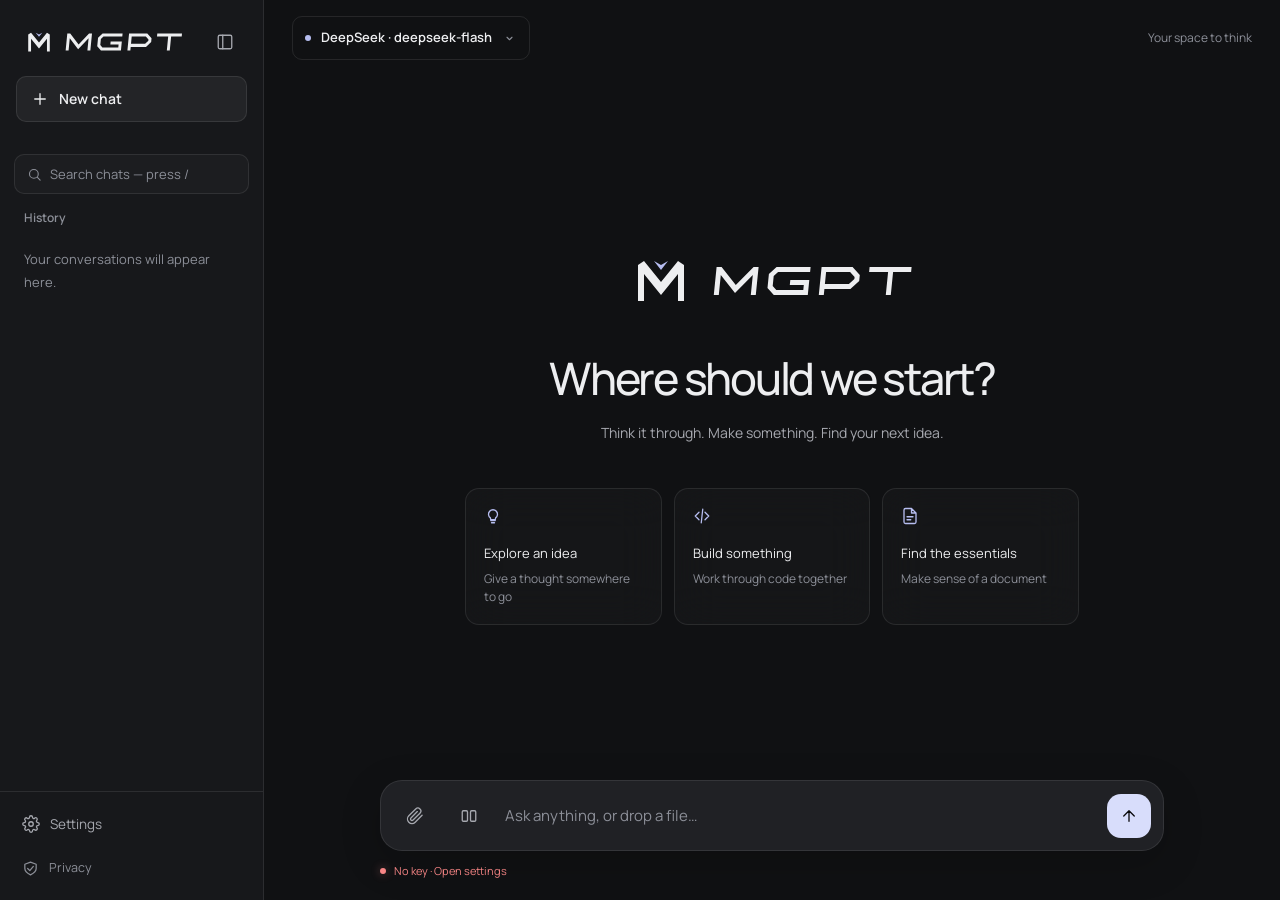
<file: index.html>
<!DOCTYPE html>
<html lang="en">
<head>
    <meta charset="UTF-8">
    <meta name="viewport" content="width=device-width, initial-scale=1.0">
    <title>MGPT</title>
    <link rel="preconnect" href="https://fonts.googleapis.com">
    <link rel="preconnect" href="https://fonts.gstatic.com" crossorigin>
    <meta name="theme-color" content="#101113">
    <link rel="icon" type="image/svg+xml" href="assets/mgpt-mark.svg">
    <link href="https://fonts.googleapis.com/css2?family=Manrope:wght@400;500;600;700;800&display=swap" rel="stylesheet">
    <link rel="stylesheet" href="styles.css">
</head>
<body>
    <div class="app">

        <!-- ============ Sidebar ============ -->
        <aside class="sidebar" id="sidebar">
            <div class="sidebar-head">
                <h1 class="wordmark">
                    <img class="brand-symbol" src="assets/mgpt-mark.svg" alt="" width="30" height="30">
                    <img class="brand-type" src="assets/mgpt-wordmark.svg" alt="MGPT" width="120" height="22">
                </h1>
                <button class="icon-btn" id="navHide" aria-label="Hide history" title="Hide history">
                    <svg viewBox="0 0 24 24" aria-hidden="true"><rect x="3" y="3" width="18" height="18" rx="2"/><path d="M9 3v18"/></svg>
                </button>
            </div>
            <button class="new-chat" id="newChatBtn">
                <svg viewBox="0 0 24 24" aria-hidden="true"><path d="M12 5v14M5 12h14"/></svg>
                New chat
            </button>

            <div class="sidebar-scroll">
                <div class="sidebar-search">
                    <svg viewBox="0 0 24 24" aria-hidden="true"><circle cx="11" cy="11" r="7"/><path d="m21 21-4.3-4.3"/></svg>
                    <input type="search" id="chatSearch" placeholder="Search chats — press /" aria-label="Search chats">
                </div>
                <p class="rail-label">History</p>
                <ul class="chat-list" id="chatList"></ul>
                <p class="empty-note" id="historyEmpty">Your conversations will appear here.</p>
            </div>

            <div class="sidebar-foot">
                <button class="ghost-btn" id="settingsBtn">
                    <svg viewBox="0 0 24 24" aria-hidden="true"><circle cx="12" cy="12" r="3"/><path d="M19.4 15a1.65 1.65 0 0 0 .33 1.82l.06.06a2 2 0 1 1-2.83 2.83l-.06-.06a1.65 1.65 0 0 0-1.82-.33 1.65 1.65 0 0 0-1 1.51V21a2 2 0 0 1-4 0v-.09A1.65 1.65 0 0 0 9 19.4a1.65 1.65 0 0 0-1.82.33l-.06.06a2 2 0 1 1-2.83-2.83l.06-.06a1.65 1.65 0 0 0 .33-1.82 1.65 1.65 0 0 0-1.51-1H3a2 2 0 0 1 0-4h.09A1.65 1.65 0 0 0 4.6 9a1.65 1.65 0 0 0-.33-1.82l-.06-.06a2 2 0 1 1 2.83-2.83l.06.06A1.65 1.65 0 0 0 9 4.6h.09A1.65 1.65 0 0 0 10 3.09V3a2 2 0 0 1 4 0v.09A1.65 1.65 0 0 0 15 4.6a1.65 1.65 0 0 0 1.82-.33l.06-.06a2 2 0 1 1 2.83 2.83l-.06.06A1.65 1.65 0 0 0 19.4 9v.09a1.65 1.65 0 0 0 1.51 1H21a2 2 0 0 1 0 4h-.09a1.65 1.65 0 0 0-1.51 1z"/></svg>
                    Settings
                </button>
                <a class="privacy-link" href="privacy.html" target="_blank" rel="noopener">
                    <svg viewBox="0 0 24 24" aria-hidden="true"><path d="m12 3 8 3v6c0 5-8 9-8 9s-8-4-8-9V6z"/><path d="m8 12 3 3 5-6"/></svg>
                    Privacy<span class="sr-only"> (opens in a new tab)</span>
                </a>
            </div>
        </aside>
        <div class="scrim" id="scrim" hidden></div>

        <!-- ============ Main ============ -->
        <main class="main">
            <button class="nav-show" id="navShow" aria-label="Show history" title="Show history">
                <svg viewBox="0 0 24 24" aria-hidden="true"><rect x="3" y="3" width="18" height="18" rx="2"/><path d="M9 3v18"/></svg>
            </button>

            <header class="topbar">
                <button class="icon-btn" id="menuBtn" aria-label="Open history" aria-expanded="false">
                    <svg viewBox="0 0 24 24" aria-hidden="true"><path d="M3 6h18M3 12h18M3 18h18"/></svg>
                </button>
                <button class="model-button" id="modelButton" aria-haspopup="dialog">
                    <span class="model-indicator" aria-hidden="true"></span>
                    <span id="activeModel">Choose a model</span>
                    <svg viewBox="0 0 24 24" aria-hidden="true"><path d="m8 10 4 4 4-4"/></svg>
                </button>
                <span class="topbar-note">Your space to think</span>
                <button class="icon-btn" id="newChatBtnMobile" aria-label="New chat">
                    <svg viewBox="0 0 24 24" aria-hidden="true"><path d="M12 5v14M5 12h14"/></svg>
                </button>
            </header>

            <!-- Welcome -->
            <section class="welcome" id="welcome">
                <div class="welcome-brand" aria-label="MGPT">
                    <img class="brand-symbol" src="assets/mgpt-mark.svg" alt="" width="64" height="64">
                    <img class="brand-type" src="assets/mgpt-wordmark.svg" alt="MGPT" width="204" height="36">
                </div>
                <h2 class="welcome-mark">Where should we start?</h2>
                <p class="welcome-line">Think it through. Make something. Find your next idea.</p>
                <ul class="starters" id="starters">
                    <li><button class="starter" data-prompt="Help me brainstorm ideas for "><svg viewBox="0 0 24 24" aria-hidden="true"><path d="M9 18h6M10 21h4M8.5 14.5a6 6 0 1 1 7 0L15 17H9z"/></svg><span>Explore an idea<small>Give a thought somewhere to go</small></span></button></li>
                    <li><button class="starter" data-prompt="Review this code for bugs and tell me what you'd change:"><svg viewBox="0 0 24 24" aria-hidden="true"><path d="m8 7-5 5 5 5m8-10 5 5-5 5m-3-14-2 18"/></svg><span>Build something<small>Work through code together</small></span></button></li>
                    <li><button class="starter" data-prompt="Summarize the key points of the file I'm attaching."><svg viewBox="0 0 24 24" aria-hidden="true"><path d="M14 2H6a2 2 0 0 0-2 2v16a2 2 0 0 0 2 2h12a2 2 0 0 0 2-2V8zM14 2v6h6M8 13h8M8 17h5"/></svg><span>Find the essentials<small>Make sense of a document</small></span></button></li>
                </ul>
            </section>

            <!-- Messages -->
            <div class="thread" id="thread" hidden>
                <div class="thread-inner" id="messages" aria-live="polite" aria-relevant="additions"></div>
            </div>

            <!-- Composer -->
            <div class="composer-wrap" id="composerWrap">
                <div class="composer" id="composer">
                    <ul class="chips" id="chips" hidden></ul>
                    <div class="compare-bar" id="compareBar" hidden>
                        <div class="compare-head">
                            <p class="compare-note">Compare replies side by side — each column can use a different model:</p>
                            <button class="compare-add" id="compareAdd" type="button">+ Column</button>
                        </div>
                        <div class="compare-cols" id="compareCols"></div>
                    </div>
                    <div class="composer-row">
                        <button class="icon-btn attach" id="attachBtn" aria-label="Attach a file" title="Attach a file">
                            <svg viewBox="0 0 24 24" aria-hidden="true"><path d="M21.44 11.05l-9.19 9.19a6 6 0 0 1-8.49-8.49l9.19-9.19a4 4 0 0 1 5.66 5.66l-9.2 9.19a2 2 0 0 1-2.83-2.83l8.49-8.48"/></svg>
                        </button>
                        <input type="file" id="fileInput" multiple hidden
                               accept=".txt,.md,.markdown,.json,.csv,.tsv,.log,.yml,.yaml,.xml,.html,.css,.js,.jsx,.ts,.tsx,.py,.rb,.go,.rs,.java,.c,.h,.cpp,.cs,.php,.sh,.sql,image/*">
                        <button class="icon-btn compare-btn" id="compareBtn" aria-pressed="false" aria-label="Compare models" title="Compare models side by side">
                            <svg viewBox="0 0 24 24" aria-hidden="true"><rect x="3" y="5" width="7" height="14" rx="1.5"/><rect x="14" y="5" width="7" height="14" rx="1.5"/></svg>
                        </button>
                        <label class="sr-only" for="input">Message</label>
                        <textarea id="input" class="input" rows="1" placeholder="Ask anything, or drop a file…"></textarea>
                        <button class="send" id="sendBtn" aria-label="Send message">
                            <svg class="i-send" viewBox="0 0 24 24" aria-hidden="true"><path d="M12 19V5M5 12l7-7 7 7"/></svg>
                            <svg class="i-stop" viewBox="0 0 24 24" aria-hidden="true"><rect x="7" y="7" width="10" height="10" rx="1.5"/></svg>
                        </button>
                    </div>
                </div>
                <p class="rail" id="rail"><span class="dot" id="railDot"></span><span id="railText">Ready</span></p>
            </div>
        </main>
    </div>

    <!-- ============ Settings ============ -->
    <div class="modal" id="settingsModal" hidden>
        <div class="sheet" role="dialog" aria-modal="true" aria-labelledby="settingsTitle">
            <header class="sheet-head">
                <h2 id="settingsTitle">Settings</h2>
                <button class="icon-btn" id="closeModal" aria-label="Close settings">
                    <svg viewBox="0 0 24 24" aria-hidden="true"><path d="M18 6L6 18M6 6l12 12"/></svg>
                </button>
            </header>

            <nav class="tabs" role="tablist">
                <button class="tab is-on" role="tab" aria-selected="true"  aria-controls="tab-conn" id="tabBtnConn">Connection</button>
                <button class="tab"       role="tab" aria-selected="false" aria-controls="tab-inst" id="tabBtnInst">Instructions</button>
            </nav>

            <div class="sheet-body">
                <!-- Connection -->
                <section id="tab-conn" role="tabpanel" aria-labelledby="tabBtnConn">
                    <div class="field">
                        <label id="profilesLabel">Profiles</label>
                        <ul class="profile-list" id="profileList" aria-labelledby="profilesLabel"></ul>
                        <div class="preset-row">
                            <button class="preset" id="addProfile">New profile</button>
                        </div>
                        <p class="hint">Each profile keeps its own endpoint, key and model. Click one to edit it; saving makes it the profile that answers your messages.</p>
                    </div>

                    <div class="field">
                        <label for="profileName">Profile name</label>
                        <input type="text" id="profileName" spellcheck="false" maxlength="40" placeholder="DeepSeek, OpenRouter, local…">
                        <p class="hint">Just a label — pick anything that reminds you what this connection is.</p>
                    </div>

                    <div class="field">
                        <label for="apiEndpoint">API endpoint</label>
                        <input type="text" id="apiEndpoint" spellcheck="false" placeholder="https://api.deepseek.com/v1/chat/completions">
                        <p class="hint">Any OpenAI-compatible endpoint. Presets:</p>
                        <div class="preset-row" id="presets">
                            <button class="preset" data-endpoint="https://api.deepseek.com/v1/chat/completions" data-model="deepseek-flash">DeepSeek</button>
                            <button class="preset" data-endpoint="https://api.openai.com/v1/chat/completions" data-model="">OpenAI</button>
                            <button class="preset" data-endpoint="https://openrouter.ai/api/v1/chat/completions" data-model="">OpenRouter</button>
                            <button class="preset" data-endpoint="http://localhost:11434/v1/chat/completions" data-model="">Ollama</button>
                            <button class="preset" data-endpoint="http://localhost:1234/v1/chat/completions" data-model="">LM Studio</button>
                            <button class="preset" data-endpoint="http://localhost:8080/v1/chat/completions" data-model="">llama.cpp</button>
                            <button class="preset" data-endpoint="http://localhost:8000/v1/chat/completions" data-model="">vLLM</button>
                        </div>
                        <p class="hint">A bare host works too — <code>localhost:8080</code> becomes the full path when you save.</p>
                    </div>

                    <div class="field">
                        <label for="apiKey">API key</label>
                        <div class="with-affix">
                            <input type="password" id="apiKey" autocomplete="off" spellcheck="false" placeholder="Paste your key">
                            <button class="affix" id="toggleApiKey" aria-label="Show API key">
                                <svg viewBox="0 0 24 24" aria-hidden="true"><path d="M1 12s4-8 11-8 11 8 11 8-4 8-11 8S1 12 1 12z"/><circle cx="12" cy="12" r="3"/></svg>
                            </button>
                        </div>
                        <p class="hint">Stored in this browser only, and sent only to this profile's endpoint. Local endpoints don't need one.</p>
                    </div>

                    <div class="field">
                        <label for="modelSelect">Model</label>
                        <!-- Beside the input, not over it: input[list] draws its own
                             dropdown chevron at the right edge, and an overlaid
                             button would cover it. -->
                        <div class="with-side">
                            <input type="text" id="modelSelect" list="modelList" spellcheck="false" placeholder="Choose a model or enter its ID" aria-describedby="modelHint">
                            <button class="side-btn" id="refreshModels" aria-label="Load models from endpoint" title="Load models from endpoint">
                                <svg viewBox="0 0 24 24" aria-hidden="true"><path d="M21 2v6h-6M3 22v-6h6"/><path d="M3.51 9a9 9 0 0 1 14.85-3.36L21 8M21 15a9 9 0 0 1-14.85 3.36L3 16"/></svg>
                            </button>
                        </div>
                        <datalist id="modelList"></datalist>
                        <p class="hint" id="modelHint">Type a model name, or load the list from your endpoint.</p>
                    </div>

                    <div class="model-browser" id="modelBrowser" hidden>
                        <div class="browser-controls">
                            <input type="search" id="modelSearch" placeholder="Search models…" aria-label="Search models">
                            <label class="check">
                                <input type="checkbox" id="freeOnly">
                                <span>Free only</span>
                            </label>
                        </div>
                        <p class="hint" id="keyInfo" hidden></p>
                        <ul class="model-rows" id="modelRows"></ul>
                        <p class="hint" id="browserHint"></p>
                    </div>
                </section>

                <!-- Instructions -->
                <section id="tab-inst" role="tabpanel" aria-labelledby="tabBtnInst" hidden>
                    <p class="hint tall">Markdown files that tell MGPT how to behave. Every enabled file is prepended to each conversation as a system prompt.</p>

                    <ul class="inst-list" id="instList"></ul>
                    <p class="empty-note" id="instEmpty">No instruction files yet.</p>

                    <div class="preset-row">
                        <button class="preset" id="addInstFile">Upload .md</button>
                        <button class="preset" id="addInstWrite">Write one</button>
                        <input type="file" id="instFileInput" accept=".md,.markdown,.txt" multiple hidden>
                    </div>

                    <div class="inst-editor" id="instEditor" hidden>
                        <div class="field">
                            <label for="instName">Name</label>
                            <input type="text" id="instName" placeholder="tone.md" spellcheck="false">
                        </div>
                        <div class="field">
                            <label for="instBody">Content</label>
                            <textarea id="instBody" rows="8" placeholder="You are a terse senior engineer. Skip preamble. Show code first."></textarea>
                        </div>
                        <div class="preset-row">
                            <button class="preset" id="instSave">Save file</button>
                            <button class="preset" id="instCancel">Cancel</button>
                        </div>
                    </div>
                </section>
            </div>

            <footer class="sheet-foot">
                <button class="btn ghost" id="cancelBtn">Cancel</button>
                <button class="btn primary" id="saveBtn">Save settings</button>
            </footer>
        </div>
    </div>

    <div class="toasts" id="toasts" aria-live="assertive"></div>

    <script src="script.js"></script>
</body>
</html>
</file>
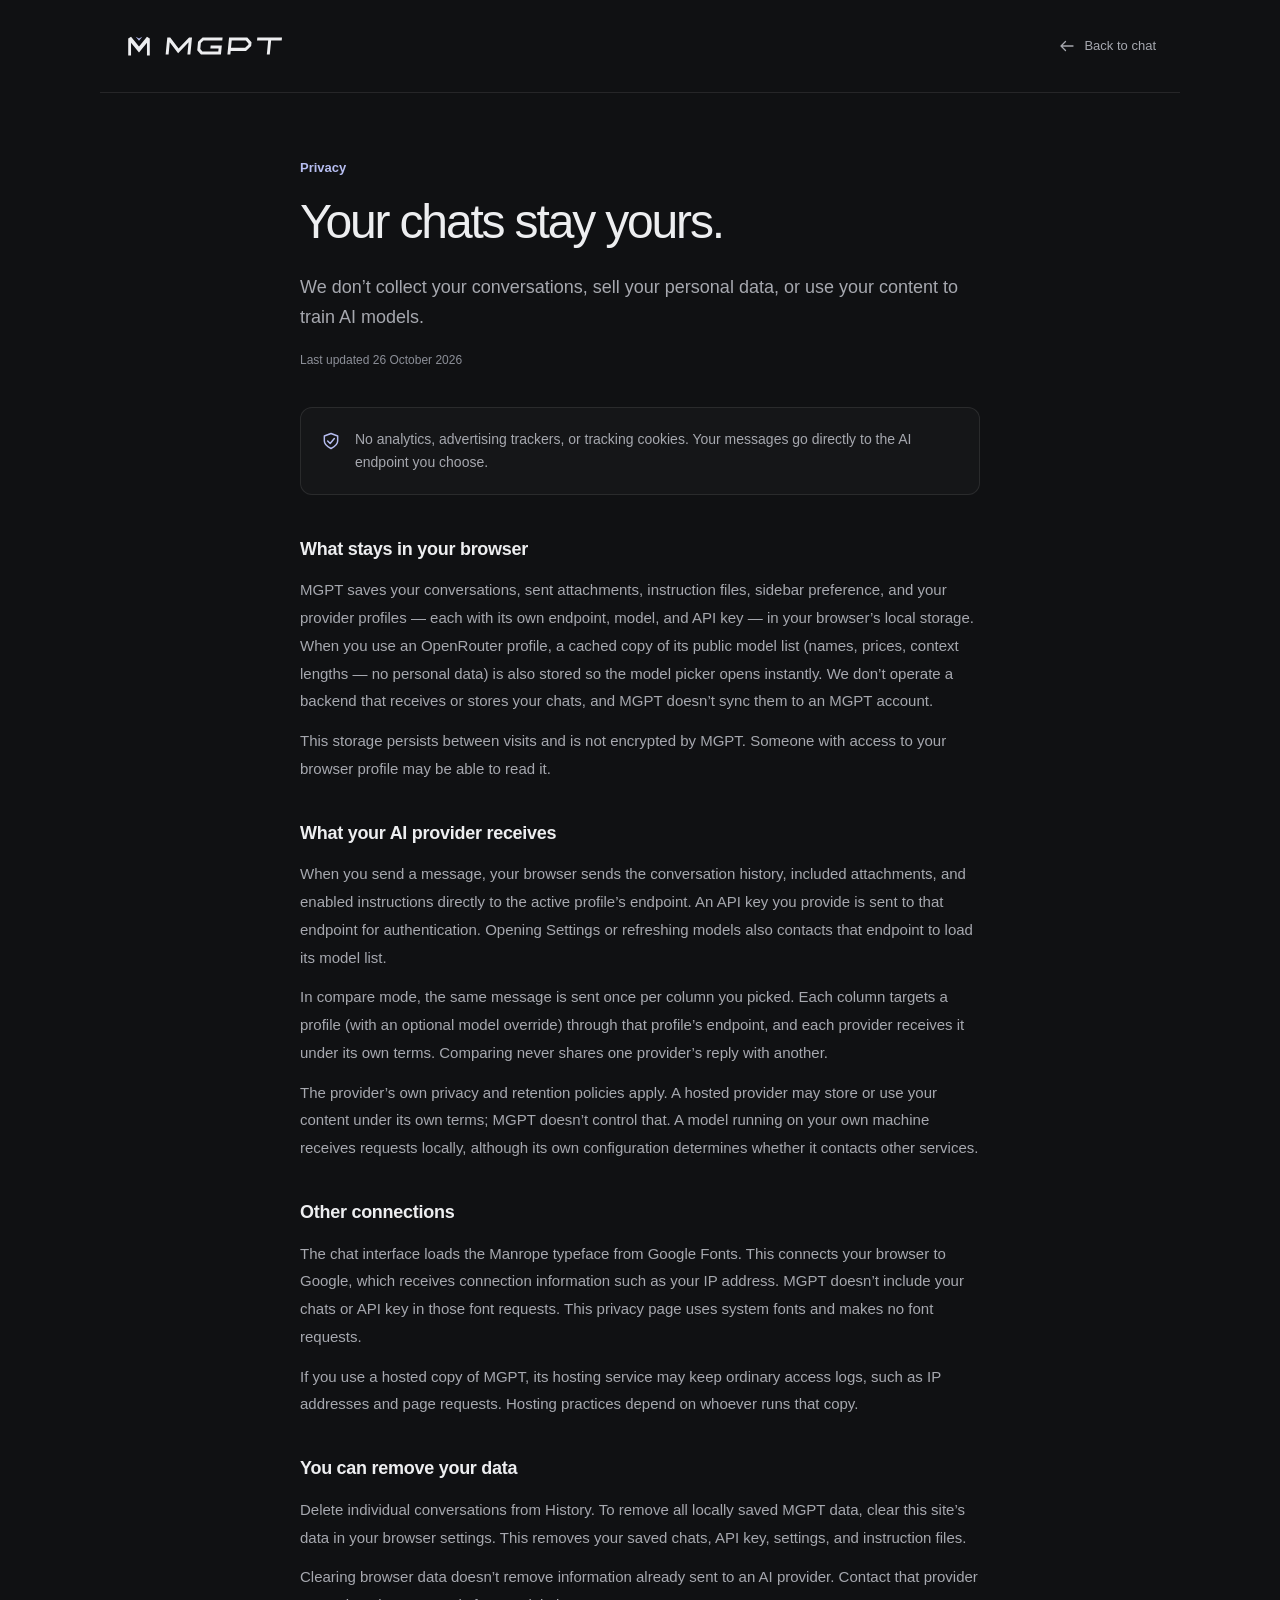
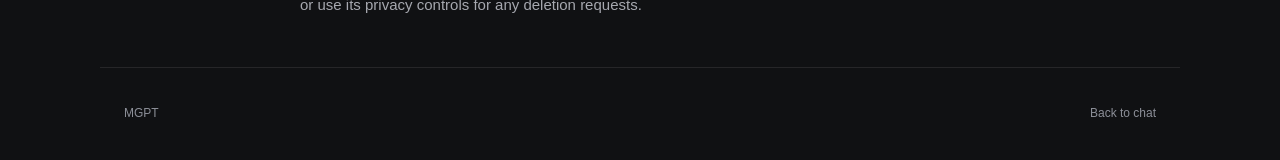
<file: privacy.html>
<!DOCTYPE html>
<html lang="en">
<head>
    <meta charset="UTF-8">
    <meta name="viewport" content="width=device-width, initial-scale=1.0">
    <meta name="theme-color" content="#101113">
    <meta name="description" content="How MGPT handles your chats, local browser storage, and connections to your chosen AI provider.">
    <title>Privacy · MGPT</title>
    <link rel="icon" type="image/svg+xml" href="assets/mgpt-mark.svg">
    <link rel="stylesheet" href="styles.css">
</head>
<body class="privacy-page">
    <header class="privacy-header">
        <a class="wordmark" href="index.html" aria-label="MGPT home">
            <img class="brand-symbol" src="assets/mgpt-mark.svg" alt="" width="30" height="30">
            <img class="brand-type" src="assets/mgpt-wordmark.svg" alt="MGPT" width="120" height="22">
        </a>
        <a class="privacy-back" href="index.html">
            <svg viewBox="0 0 24 24" aria-hidden="true"><path d="m10 6-6 6 6 6M4 12h16"/></svg>
            Back to chat
        </a>
    </header>

    <main class="privacy-content">
        <div class="privacy-intro">
            <p class="privacy-label">Privacy</p>
            <h1>Your chats stay yours.</h1>
            <p class="privacy-lead">We don’t collect your conversations, sell your personal data, or use your content to train AI models.</p>
            <p class="privacy-date">Last updated <time datetime="2026-10-26">26 October 2026</time></p>
        </div>

        <div class="privacy-summary">
            <svg viewBox="0 0 24 24" aria-hidden="true"><path d="m12 3 8 3v6c0 5-8 9-8 9s-8-4-8-9V6z"/><path d="m8 12 3 3 5-6"/></svg>
            <p>No analytics, advertising trackers, or tracking cookies. Your messages go directly to the AI endpoint you choose.</p>
        </div>

        <section aria-labelledby="device-heading">
            <h2 id="device-heading">What stays in your browser</h2>
            <p>MGPT saves your conversations, sent attachments, instruction files, sidebar preference, and your provider profiles — each with its own endpoint, model, and API key — in your browser’s local storage. When you use an OpenRouter profile, a cached copy of its public model list (names, prices, context lengths — no personal data) is also stored so the model picker opens instantly. We don’t operate a backend that receives or stores your chats, and MGPT doesn’t sync them to an MGPT account.</p>
            <p>This storage persists between visits and is not encrypted by MGPT. Someone with access to your browser profile may be able to read it.</p>
        </section>

        <section aria-labelledby="provider-heading">
            <h2 id="provider-heading">What your AI provider receives</h2>
            <p>When you send a message, your browser sends the conversation history, included attachments, and enabled instructions directly to the active profile’s endpoint. An API key you provide is sent to that endpoint for authentication. Opening Settings or refreshing models also contacts that endpoint to load its model list.</p>
            <p>In compare mode, the same message is sent once per column you picked. Each column targets a profile (with an optional model override) through that profile’s endpoint, and each provider receives it under its own terms. Comparing never shares one provider’s reply with another.</p>
            <p>The provider’s own privacy and retention policies apply. A hosted provider may store or use your content under its own terms; MGPT doesn’t control that. A model running on your own machine receives requests locally, although its own configuration determines whether it contacts other services.</p>
        </section>

        <section aria-labelledby="connections-heading">
            <h2 id="connections-heading">Other connections</h2>
            <p>The chat interface loads the Manrope typeface from Google Fonts. This connects your browser to Google, which receives connection information such as your IP address. MGPT doesn’t include your chats or API key in those font requests. This privacy page uses system fonts and makes no font requests.</p>
            <p>If you use a hosted copy of MGPT, its hosting service may keep ordinary access logs, such as IP addresses and page requests. Hosting practices depend on whoever runs that copy.</p>
        </section>

        <section aria-labelledby="delete-heading">
            <h2 id="delete-heading">You can remove your data</h2>
            <p>Delete individual conversations from History. To remove all locally saved MGPT data, clear this site’s data in your browser settings. This removes your saved chats, API key, settings, and instruction files.</p>
            <p>Clearing browser data doesn’t remove information already sent to an AI provider. Contact that provider or use its privacy controls for any deletion requests.</p>
        </section>
    </main>

    <footer class="privacy-footer">
        <span>MGPT</span>
        <a href="index.html">Back to chat</a>
    </footer>
</body>
</html>
</file>
<file: styles.css>
/* ==========================================================================
   MGPT — a quiet workspace, with clear surfaces and room for the conversation.
   ========================================================================== */

:root {
    color-scheme: dark;
    --void:        #101113;

    --glass:       rgba(255, 255, 255, .025);
    --glass-2:     rgba(255, 255, 255, .055);
    --glass-3:     rgba(255, 255, 255, .085);
    --edge:        rgba(255, 255, 255, .09);
    --edge-bright: rgba(255, 255, 255, .32);

    --ink:         #EDEEF0;
    --ink-dim:     #A6A8AF;
    --ink-faint:   #8C8F98;

    --halo-near:   transparent;
    --halo-mid:    transparent;
    --halo-far:    transparent;

    --blur:        blur(22px) saturate(115%);
    --blur-heavy:  blur(34px) saturate(120%);

    --danger: #FF8A8A;
    --ok:     #A8F0C0;

    --sans: 'Manrope', -apple-system, BlinkMacSystemFont, 'Segoe UI', Roboto, sans-serif;
    --mark: var(--sans);
    --mono: ui-monospace, 'SF Mono', 'Cascadia Mono', 'JetBrains Mono', Menlo, Consolas, monospace;

    --r-sm: 8px;
    --r-md: 12px;
    --r-lg: 18px;

    --col: 49rem;
    --composer-h: 132px;   /* kept in sync by a ResizeObserver in script.js */
    --ease: cubic-bezier(.2, .8, .2, 1);
}

*, *::before, *::after { margin: 0; padding: 0; box-sizing: border-box; }

/* Author rules outrank the UA's [hidden]{display:none}, so any class that sets
   display would keep a hidden element on screen. This restores the attribute. */
[hidden] { display: none !important; }

html { -webkit-text-size-adjust: 100%; }

body {
    font-family: var(--sans);
    font-size: 15px;
    line-height: 1.65;
    background: var(--void);
    color: var(--ink);
    height: 100dvh;
    overflow: hidden;
    -webkit-font-smoothing: antialiased;
}

svg {
    width: 18px; height: 18px;
    fill: none; stroke: currentColor;
    stroke-width: 1.75; stroke-linecap: round; stroke-linejoin: round;
    flex-shrink: 0;
}

button { font: inherit; color: inherit; background: none; border: none; cursor: pointer; }
input, textarea { font: inherit; color: inherit; }

:focus-visible {
    outline: 1px solid var(--edge-bright);
    outline-offset: 2px;
    box-shadow: 0 0 20px var(--halo-far);
    border-radius: 6px;
}

@media (forced-colors: active) {
    :focus-visible { outline: 2px solid CanvasText; box-shadow: none; }
}

.sr-only {
    position: absolute; width: 1px; height: 1px;
    padding: 0; margin: -1px; overflow: hidden;
    clip: rect(0 0 0 0); white-space: nowrap; border: 0;
}

/* Shared labels */
.rail-label, .msg-role, .rail, .wordmark, .topbar-mark, .welcome-mark, .code-lang {
    font-family: var(--mark);
    letter-spacing: 0;
}

/* ============================== Shell ============================== */

.app { position: relative; z-index: 1; display: flex; height: 100dvh; }

/* ============================== Sidebar ============================ */

.sidebar {
    width: 264px;
    flex-shrink: 0;
    display: flex;
    flex-direction: column;
    background: #17181B;
    -webkit-backdrop-filter: var(--blur);
    backdrop-filter: var(--blur);
    border-right: 1px solid var(--edge);
}

.sidebar-head {
    display: flex; align-items: center; justify-content: space-between;
    gap: 8px;
    padding: 20px 16px 12px 24px;
}

.wordmark {
    display: flex;
    align-items: center;
    gap: 10px;
    flex-shrink: 0;
}

.brand-symbol, .brand-type { display: block; flex-shrink: 0; }
.brand-type { object-fit: contain; }

.sidebar-scroll { flex: 1; overflow-y: auto; padding: 6px 10px 10px; }

.new-chat {
    display: flex; align-items: center; gap: 10px;
    min-height: 46px; margin: 0 16px 24px; padding: 0 14px;
    border: 1px solid var(--edge); border-radius: 10px;
    background: var(--glass-2); font-size: 14px; font-weight: 600;
    transition: background .15s var(--ease);
}
.new-chat:hover { background: var(--glass-3); }

.rail-label {
    font-size: 12px;
    font-weight: 600;
    color: var(--ink-faint);
    padding: 10px 14px 12px;
}

.chat-list { list-style: none; display: flex; flex-direction: column; gap: 2px; }

.chat-row {
    position: relative;
    display: flex; align-items: center; gap: 6px;
    border-radius: var(--r-sm);
    transition: background .15s var(--ease);
}
.chat-row:hover { background: var(--glass-2); }

.chat-row.is-on {
    background: var(--glass-3);
    box-shadow: inset 0 1px 0 var(--edge-bright);
}

.chat-open {
    flex: 1;
    min-width: 0;
    text-align: left;
    padding: 10px 4px 10px 10px;
    font-size: 13.5px;
    color: var(--ink-dim);
    white-space: nowrap; overflow: hidden; text-overflow: ellipsis;
    border-radius: var(--r-sm);
}
.chat-row.is-on .chat-open { color: var(--ink); }

.chat-del {
    display: grid; place-items: center;
    width: 30px; height: 30px;
    margin-right: 5px;
    border-radius: 6px;
    color: var(--ink-faint);
    opacity: 0;
    transition: opacity .15s var(--ease), color .15s var(--ease);
}
.chat-del svg { width: 15px; height: 15px; }
.chat-row:hover .chat-del,
.chat-del:focus-visible { opacity: 1; }
.chat-del:hover { color: var(--danger); background: var(--glass-2); }

.empty-note { font-size: 13px; color: var(--ink-faint); padding: 8px 14px; line-height: 1.8; }

.sidebar-foot { padding: 10px; border-top: 1px solid var(--edge); }

.ghost-btn {
    display: flex; align-items: center; gap: 10px;
    width: 100%;
    min-height: 44px;
    padding: 0 12px;
    border-radius: var(--r-sm);
    font-size: 13.5px;
    color: var(--ink-dim);
    transition: background .15s var(--ease), color .15s var(--ease);
}
.ghost-btn:hover { background: var(--glass-2); color: var(--ink); }

.privacy-link {
    display: flex; align-items: center; gap: 10px;
    min-height: 44px; padding: 0 12px;
    border-radius: var(--r-sm); color: var(--ink-faint);
    font-size: 12.5px; text-decoration: none;
}
.privacy-link:hover { color: var(--ink); background: var(--glass-2); }
.privacy-link svg { width: 17px; height: 17px; }

.icon-btn {
    display: grid; place-items: center;
    width: 44px; height: 44px;
    border-radius: var(--r-sm);
    color: var(--ink-dim);
    transition: background .15s var(--ease), color .15s var(--ease);
}
.icon-btn:hover { background: var(--glass-2); color: var(--ink); }

/* --- Collapsed sidebar (desktop) --- */

.sidebar { transition: width .22s var(--ease), opacity .18s var(--ease); }

.app.is-collapsed .sidebar {
    width: 0;
    opacity: 0;
    border-right: 0;
    overflow: hidden;
    pointer-events: none;
}

.nav-show {
    position: absolute;
    top: 12px; left: 12px;
    z-index: 6;
    display: none;
    place-items: center;
    width: 40px; height: 40px;
    border: 1px solid var(--edge);
    border-radius: var(--r-sm);
    background: var(--glass-2);
    color: var(--ink-dim);
    -webkit-backdrop-filter: var(--blur);
    backdrop-filter: var(--blur);
    transition: background .15s var(--ease), color .15s var(--ease), border-color .15s var(--ease);
}
.nav-show:hover { background: var(--glass-3); border-color: var(--edge-bright); color: var(--ink); }
.app.is-collapsed .nav-show { display: grid; }

.scrim {
    position: fixed; inset: 0;
    z-index: 40;
    background: rgba(4, 4, 6, .55);
    -webkit-backdrop-filter: blur(3px);
    backdrop-filter: blur(3px);
}

/* ============================== Main =============================== */

.main { position: relative; flex: 1; display: flex; flex-direction: column; min-width: 0; }

.topbar {
    display: flex;
    flex-shrink: 0;
    min-height: 76px;
    align-items: center; justify-content: space-between;
    gap: 12px;
    padding: 14px 28px;
}
.model-button {
    display: flex; align-items: center; gap: 10px;
    min-height: 44px; min-width: 0; max-width: 100%; padding: 0 12px;
    border: 1px solid var(--edge); border-radius: 10px;
    font-size: 13px; font-weight: 600;
    transition: background .15s var(--ease);
}
.model-button:hover { background: var(--glass-2); }
.model-button svg { width: 15px; height: 15px; color: var(--ink-faint); }
#activeModel { overflow: hidden; text-overflow: ellipsis; white-space: nowrap; }
.model-indicator { width: 6px; height: 6px; border-radius: 50%; background: #B6BDF0; flex-shrink: 0; }
.topbar-note { margin-left: auto; font-size: 12px; color: var(--ink-faint); }
.app.is-collapsed .topbar { padding-left: 72px; }

/* --- Welcome --- */

.welcome {
    flex: 1;
    display: flex; flex-direction: column;
    align-items: center; justify-content: center;
    gap: 16px;
    padding: 24px 24px calc(var(--composer-h) + 24px);
    text-align: center;
}

.welcome-mark {
    font-size: clamp(1.8rem, 4vw, 2.8rem);
    font-weight: 500;
    line-height: 1.2;
    letter-spacing: -.05em;
    color: var(--ink);
}

.welcome-brand {
    display: flex; align-items: center; justify-content: center;
    gap: 18px; margin-bottom: 22px;
}

.welcome-line { max-width: 34rem; color: var(--ink-dim); font-size: 14px; }

.starters { list-style: none; display: flex; align-items: stretch; gap: 12px; margin-top: 28px; max-width: 100%; }
.starters li { flex: 1; min-width: 0; }

.starter {
    display: flex; flex-direction: column; gap: 18px;
    width: 100%; height: 100%; min-height: 126px;
    padding: 18px;
    background: var(--glass);
    border: 1px solid var(--edge);
    border-radius: 14px;
    font-size: 13px;
    text-align: left;
    color: var(--ink);
    -webkit-backdrop-filter: var(--blur);
    backdrop-filter: var(--blur);
    transition: background .15s var(--ease), border-color .15s var(--ease), color .15s var(--ease);
}
.starter:hover { background: var(--glass-2); border-color: var(--edge-bright); color: var(--ink); }
.starter svg { color: #B6BDF0; }
.starter small { display: block; margin-top: 5px; color: var(--ink-faint); font-size: 12px; font-weight: 400; line-height: 1.5; }

/* --- Thread --- */

.thread { flex: 1; overflow-y: auto; scroll-behavior: smooth; }

.thread-inner {
    max-width: var(--col);
    margin: 0 auto;
    padding: 28px 20px calc(var(--composer-h) + 28px);
    display: flex; flex-direction: column; gap: 26px;
}

.msg { display: flex; flex-direction: column; gap: 7px; animation: rise .18s var(--ease); }

@keyframes rise {
    from { opacity: 0; transform: translateY(8px); }
    to   { opacity: 1; transform: none; }
}

.msg-role { font-size: 12px; font-weight: 700; color: var(--ink-faint); }
.msg.assistant .msg-role { color: var(--ink-dim); text-shadow: 0 0 14px var(--halo-far); }

.msg.user .msg-body {
    background: var(--glass);
    border: 1px solid var(--edge);
    border-radius: var(--r-md);
    padding: 13px 16px;
    -webkit-backdrop-filter: var(--blur);
    backdrop-filter: var(--blur);
}

.msg.error .msg-body { color: var(--danger); }

/* Streaming caret — the one moving light. Sits on the last block so it
   trails the final word rather than dropping to a line of its own. */
.msg-body.is-live > *:last-child::after,
.msg-body.is-live:empty::after {
    content: '';
    display: inline-block;
    width: .5em; height: 1.05em;
    margin-left: 2px;
    vertical-align: -.18em;
    background: #fff;
    box-shadow: 0 0 12px var(--halo-near), 0 0 26px var(--halo-far);
    animation: blink 1s steps(2, start) infinite;
}
@keyframes blink { to { opacity: 0; } }

.msg-actions { display: flex; gap: 2px; opacity: 0; transition: opacity .15s var(--ease); }
.msg:hover .msg-actions,
.msg-actions:focus-within { opacity: 1; }

.act {
    display: flex; align-items: center; gap: 6px;
    min-height: 30px;
    padding: 0 9px;
    border-radius: 6px;
    font-size: 12px;
    color: var(--ink-faint);
    transition: background .15s var(--ease), color .15s var(--ease);
}
.act svg { width: 14px; height: 14px; }
.act:hover { background: var(--glass-2); color: var(--ink); }

/* --- Rendered markdown --- */

.md > * + * { margin-top: .85em; }
.md h1, .md h2, .md h3 { font-weight: 600; line-height: 1.35; }
.md h1 { font-size: 1.4em; }
.md h2 { font-size: 1.22em; }
.md h3 { font-size: 1.08em; }
.md ul, .md ol { padding-left: 1.35em; }
.md li + li { margin-top: .3em; }
.md a { color: #fff; text-decoration: underline; text-underline-offset: 3px; text-decoration-color: var(--edge-bright); }
.md a:hover { text-decoration-color: #fff; }
.md hr { border: 0; border-top: 1px solid var(--edge); }
.md blockquote { border-left: 2px solid var(--edge-bright); padding-left: 14px; color: var(--ink-dim); }
.md code {
    font-family: var(--mono);
    font-size: .875em;
    background: var(--glass-2);
    border: 1px solid var(--edge);
    border-radius: 5px;
    padding: .12em .38em;
}

.code-block {
    background: var(--glass);
    border: 1px solid var(--edge);
    border-radius: var(--r-md);
    overflow: hidden;
    -webkit-backdrop-filter: var(--blur);
    backdrop-filter: var(--blur);
}
.code-head {
    display: flex; align-items: center; justify-content: space-between;
    padding: 6px 8px 6px 14px;
    border-bottom: 1px solid var(--edge);
}
.code-lang { font-size: 9.5px; font-weight: 600; color: var(--ink-faint); }
.code-block pre { margin: 0; padding: 14px; overflow-x: auto; }
.code-block pre code {
    background: none; border: 0; padding: 0;
    font-size: 13px; line-height: 1.6;
    white-space: pre;
}

/* --- Attachment chips --- */

.chips { list-style: none; display: flex; flex-wrap: wrap; gap: 6px; padding: 10px 12px 0; }

.chip {
    display: flex; align-items: center; gap: 7px;
    max-width: 220px;
    padding: 5px 6px 5px 10px;
    background: var(--glass-2);
    border: 1px solid var(--edge);
    border-radius: 999px;
    font-size: 12.5px;
    color: var(--ink-dim);
}
.chip span { white-space: nowrap; overflow: hidden; text-overflow: ellipsis; }
.chip button {
    display: grid; place-items: center;
    width: 20px; height: 20px;
    border-radius: 50%;
    color: var(--ink-faint);
}
.chip button svg { width: 13px; height: 13px; }
.chip button:hover { color: var(--danger); }

.msg-files { display: flex; flex-wrap: wrap; gap: 6px; }
.msg-file {
    font-size: 12px;
    color: var(--ink-faint);
    border: 1px solid var(--edge);
    border-radius: 999px;
    padding: 3px 10px;
}

/* --- Composer: overlaid so the thread frosts as it scrolls beneath --- */

.composer-wrap {
    position: absolute;
    left: 0; right: 0; bottom: 0;
    z-index: 5;
    padding: 18px 24px max(18px, env(safe-area-inset-bottom));
    pointer-events: none;
}
.composer-wrap > * { pointer-events: auto; }

.composer {
    max-width: var(--col);
    margin: 0 auto;
    background: #202125;
    border: 1px solid var(--edge);
    border-radius: 22px;
    -webkit-backdrop-filter: var(--blur-heavy);
    backdrop-filter: var(--blur-heavy);
    box-shadow: 0 12px 40px rgba(0, 0, 0, .18);
    transition: border-color .15s var(--ease), box-shadow .15s var(--ease);
}
.composer:focus-within {
    border-color: var(--edge-bright);
    box-shadow: 0 18px 50px rgba(0, 0, 0, .45), 0 0 30px var(--halo-far);
}

.composer-row { display: flex; align-items: flex-end; gap: 10px; padding: 12px; }

.input {
    flex: 1;
    min-width: 0;
    background: none; border: 0; outline: none;
    resize: none;
    padding: 11px 4px;
    max-height: 220px;
    line-height: 1.55;
}
.input::placeholder { color: var(--ink-faint); }

.attach { width: 44px; height: 44px; }

.send {
    display: grid; place-items: center;
    width: 44px; height: 44px;
    flex-shrink: 0;
    border-radius: 14px;
    background: #D8DDFB;
    color: #08080A;
    box-shadow: 0 0 22px var(--halo-mid);
    transition: box-shadow .15s var(--ease), transform .12s var(--ease), opacity .15s var(--ease);
}
.send:hover:not(:disabled) { transform: translateY(-1px); box-shadow: 0 0 30px var(--halo-near); }
.send:disabled { opacity: .3; cursor: not-allowed; box-shadow: none; }
.send .i-stop { display: none; }
.send .i-stop rect { fill: currentColor; }
.send.is-busy { background: var(--glass-3); color: var(--ink); box-shadow: none; }
.send.is-busy .i-send { display: none; }
.send.is-busy .i-stop { display: block; }

/* --- The status rail --- */

.rail {
    max-width: var(--col);
    margin: 9px auto 0;
    display: flex; align-items: center; gap: 8px;
    height: 22px;
    font-size: 11px;
    font-weight: 400;
    color: var(--ink-faint);
}

.dot {
    width: 6px; height: 6px;
    border-radius: 50%;
    background: var(--ink-faint);
    flex-shrink: 0;
    transition: background .2s var(--ease), box-shadow .2s var(--ease);
}
.rail.is-live      { color: var(--ink); }
.rail.is-live .dot { background: #fff; box-shadow: 0 0 10px var(--halo-near); animation: pulse 1.1s var(--ease) infinite; }
.rail.is-bad       { color: var(--danger); }
.rail.is-bad  .dot { background: var(--danger); box-shadow: 0 0 10px rgba(255, 138, 138, .45); }

@keyframes pulse { 50% { opacity: .25; } }

/* ============================== Settings =========================== */

.modal {
    position: fixed; inset: 0;
    z-index: 60;
    display: grid; place-items: center;
    padding: 16px;
    background: rgba(4, 4, 6, .58);
    -webkit-backdrop-filter: blur(8px);
    backdrop-filter: blur(8px);
    animation: fade .15s var(--ease);
}
@keyframes fade { from { opacity: 0; } to { opacity: 1; } }

.sheet {
    width: 100%; max-width: 560px;
    max-height: min(88dvh, 760px);
    display: flex; flex-direction: column;
    background: #1C1D21;
    border: 1px solid var(--edge-bright);
    border-radius: var(--r-lg);
    -webkit-backdrop-filter: var(--blur-heavy);
    backdrop-filter: var(--blur-heavy);
    box-shadow: 0 30px 80px rgba(0, 0, 0, .6), inset 0 1px 0 var(--edge-bright);
    animation: lift .2s var(--ease);
}
@keyframes lift { from { opacity: 0; transform: translateY(12px); } to { opacity: 1; transform: none; } }

.sheet-head {
    display: flex; align-items: center; justify-content: space-between;
    padding: 16px 12px 16px 22px;
    border-bottom: 1px solid var(--edge);
}
.sheet-head h2 { font-size: 16px; font-weight: 600; }

.tabs { display: flex; gap: 2px; padding: 10px 14px 0; border-bottom: 1px solid var(--edge); }

.tab {
    min-height: 40px;
    padding: 0 14px;
    font-size: 13.5px;
    color: var(--ink-faint);
    border-bottom: 2px solid transparent;
    transition: color .15s var(--ease), border-color .15s var(--ease);
}
.tab:hover { color: var(--ink-dim); }
.tab.is-on { color: var(--ink); border-bottom-color: #fff; text-shadow: 0 0 16px var(--halo-far); }

.sheet-body { flex: 1; overflow-y: auto; padding: 22px; }

.field + .field { margin-top: 22px; }
.field label { display: block; font-size: 13px; font-weight: 500; margin-bottom: 7px; }

.field input[type="text"],
.field input[type="password"],
.field textarea {
    width: 100%;
    min-height: 44px;
    padding: 11px 13px;
    background: rgba(0, 0, 0, .28);
    border: 1px solid var(--edge);
    border-radius: var(--r-sm);
    outline: none;
    font-size: 14px;
    transition: border-color .15s var(--ease), box-shadow .15s var(--ease);
}
.field textarea { resize: vertical; line-height: 1.55; font-family: var(--mono); font-size: 13px; }
.field input:focus, .field textarea:focus {
    border-color: var(--edge-bright);
    box-shadow: 0 0 22px var(--halo-far);
}

.with-affix { position: relative; }
.with-affix input { padding-right: 48px; }

/* For input[list] the button must sit beside the field — an overlaid one
   covers the browser's own dropdown chevron and makes the list unreachable. */
.with-side { display: flex; gap: 8px; align-items: stretch; }
.with-side input { flex: 1; min-width: 0; }

.side-btn {
    display: grid; place-items: center;
    width: 44px;
    flex-shrink: 0;
    background: var(--glass);
    border: 1px solid var(--edge);
    border-radius: var(--r-sm);
    color: var(--ink-dim);
    transition: background .15s var(--ease), border-color .15s var(--ease), color .15s var(--ease);
}
.side-btn:hover { background: var(--glass-2); border-color: var(--edge-bright); color: var(--ink); }
.side-btn.is-spinning svg { animation: spin .7s linear infinite; }

.affix {
    position: absolute; right: 4px; top: 50%;
    transform: translateY(-50%);
    display: grid; place-items: center;
    width: 38px; height: 38px;
    border-radius: 6px;
    color: var(--ink-faint);
    transition: background .15s var(--ease), color .15s var(--ease);
}
.affix:hover { background: var(--glass-2); color: var(--ink); }
@keyframes spin { to { transform: rotate(360deg); } }

.hint { margin-top: 8px; font-size: 12.5px; line-height: 1.55; color: var(--ink-faint); }
.hint code {
    font-family: var(--mono);
    font-size: .92em;
    color: var(--ink-dim);
    background: var(--glass-2);
    border: 1px solid var(--edge);
    border-radius: 4px;
    padding: .1em .35em;
}
.hint.tall { margin: 0 0 18px; }
.hint.is-bad { color: var(--danger); }

.preset-row { display: flex; flex-wrap: wrap; gap: 6px; margin-top: 10px; }

.preset {
    min-height: 44px;
    padding: 0 13px;
    background: var(--glass);
    border: 1px solid var(--edge);
    border-radius: 999px;
    font-size: 12.5px;
    color: var(--ink-dim);
    transition: background .15s var(--ease), border-color .15s var(--ease), color .15s var(--ease);
}
.preset:hover { background: var(--glass-2); border-color: var(--edge-bright); color: var(--ink); }

/* Instruction files */

.inst-list { list-style: none; display: flex; flex-direction: column; gap: 8px; }

.inst-row {
    display: flex; align-items: center; gap: 12px;
    padding: 11px 12px;
    background: rgba(0, 0, 0, .22);
    border: 1px solid var(--edge);
    border-radius: var(--r-sm);
}
.inst-row.is-off { opacity: .5; }

.inst-meta { flex: 1; min-width: 0; }
.inst-name { font-size: 13.5px; font-weight: 500; white-space: nowrap; overflow: hidden; text-overflow: ellipsis; }
.inst-size { font-size: 11.5px; color: var(--ink-faint); }

.switch { position: relative; width: 38px; height: 22px; flex-shrink: 0; }
.switch input { position: absolute; opacity: 0; width: 100%; height: 100%; margin: 0; cursor: pointer; }
.switch span {
    position: absolute; inset: 0;
    background: var(--glass-3);
    border: 1px solid var(--edge);
    border-radius: 999px;
    transition: background .18s var(--ease), border-color .18s var(--ease);
    pointer-events: none;
}
.switch span::after {
    content: '';
    position: absolute; top: 2px; left: 2px;
    width: 16px; height: 16px;
    background: var(--ink-faint);
    border-radius: 50%;
    transition: transform .18s var(--ease), background .18s var(--ease), box-shadow .18s var(--ease);
}
.switch input:checked + span { background: rgba(255, 255, 255, .2); border-color: var(--edge-bright); }
.switch input:checked + span::after {
    transform: translateX(16px);
    background: #fff;
    box-shadow: 0 0 12px var(--halo-near);
}
.switch input:focus-visible + span { outline: 1px solid var(--edge-bright); outline-offset: 2px; }

.inst-del {
    display: grid; place-items: center;
    width: 32px; height: 32px;
    border-radius: 6px;
    color: var(--ink-faint);
    flex-shrink: 0;
}
.inst-del svg { width: 15px; height: 15px; }
.inst-del:hover { color: var(--danger); background: var(--glass-2); }

.inst-editor { margin-top: 18px; padding-top: 18px; border-top: 1px solid var(--edge); }

.sheet-foot {
    display: flex; justify-content: flex-end; gap: 8px;
    padding: 14px 22px;
    border-top: 1px solid var(--edge);
}

.btn {
    min-height: 44px;
    padding: 0 18px;
    border-radius: var(--r-sm);
    font-size: 14px; font-weight: 500;
    transition: background .15s var(--ease), border-color .15s var(--ease), box-shadow .15s var(--ease);
}
.btn.primary { background: #fff; color: #08080A; box-shadow: 0 0 22px var(--halo-mid); }
.btn.primary:hover { box-shadow: 0 0 30px var(--halo-near); }
.btn.ghost { background: var(--glass); border: 1px solid var(--edge); color: var(--ink-dim); }
.btn.ghost:hover { border-color: var(--edge-bright); color: var(--ink); }

/* ============================== Toasts ============================= */

.toasts {
    position: fixed; top: 16px; right: 16px;
    z-index: 80;
    display: flex; flex-direction: column; gap: 8px;
    pointer-events: none;
}

.toast {
    max-width: 320px;
    padding: 11px 15px;
    background: var(--glass-2);
    border: 1px solid var(--edge);
    border-left: 2px solid var(--edge-bright);
    border-radius: var(--r-sm);
    font-size: 13.5px;
    -webkit-backdrop-filter: var(--blur-heavy);
    backdrop-filter: var(--blur-heavy);
    box-shadow: 0 14px 40px rgba(0, 0, 0, .55);
    animation: slide-in .22s var(--ease);
}
.toast.is-bad { border-left-color: var(--danger); }
.toast.is-ok  { border-left-color: var(--ok); }
.toast.is-out { animation: slide-out .22s var(--ease) forwards; }

@keyframes slide-in  { from { opacity: 0; transform: translateX(24px); } to { opacity: 1; transform: none; } }
@keyframes slide-out { to { opacity: 0; transform: translateX(24px); } }

/* ============================== Scrollbars ========================= */

.sidebar-scroll, .thread, .sheet-body, .code-block pre {
    scrollbar-width: thin;
    scrollbar-color: var(--edge-bright) transparent;
}
::-webkit-scrollbar { width: 8px; height: 8px; }
::-webkit-scrollbar-track { background: transparent; }
::-webkit-scrollbar-thumb { background: var(--edge); border-radius: 999px; }
::-webkit-scrollbar-thumb:hover { background: var(--edge-bright); }

/* ============================== Responsive ========================= */

/* The privacy page shares the app's identity but scrolls as a document. */
.privacy-page { height: auto; min-height: 100dvh; overflow: auto; }
.privacy-header, .privacy-footer {
    display: flex; align-items: center; justify-content: space-between; gap: 16px;
    max-width: 1080px; margin: 0 auto; padding: 24px;
}
.privacy-header { border-bottom: 1px solid var(--edge); }
.privacy-back {
    display: inline-flex; align-items: center; gap: 8px;
    min-height: 44px; color: var(--ink-dim); font-size: 13px; text-decoration: none;
}
.privacy-back:hover, .privacy-footer a:hover { color: var(--ink); }
.privacy-content { max-width: 728px; margin: 0 auto; padding: 64px 24px 48px; }
.privacy-label { color: #B6BDF0; font-size: 13px; font-weight: 600; margin-bottom: 16px; }
.privacy-intro h1 {
    font-size: clamp(2rem, 5vw, 3rem); font-weight: 500;
    line-height: 1.15; letter-spacing: -.045em;
}
.privacy-lead { margin-top: 22px; color: var(--ink-dim); font-size: 18px; line-height: 1.7; }
.privacy-date { margin-top: 18px; color: var(--ink-faint); font-size: 12px; }
.privacy-summary {
    display: flex; align-items: flex-start; gap: 14px;
    margin: 36px 0 40px; padding: 20px;
    border: 1px solid var(--edge); border-radius: var(--r-md);
    background: var(--glass); color: var(--ink-dim); font-size: 14px;
}
.privacy-summary svg { color: #B6BDF0; margin-top: 3px; width: 20px; height: 20px; }
.privacy-content section + section { margin-top: 36px; }
.privacy-content h2 { font-size: 18px; font-weight: 600; margin-bottom: 12px; letter-spacing: -.015em; }
.privacy-content section p { color: var(--ink-dim); line-height: 1.85; }
.privacy-content section p + p { margin-top: 12px; }
.privacy-footer { border-top: 1px solid var(--edge); color: var(--ink-faint); font-size: 12px; }
.privacy-footer a { display: inline-flex; align-items: center; min-height: 44px; color: inherit; text-decoration: none; }

@media (max-width: 560px) {
    .privacy-header, .privacy-footer { padding: 16px 20px; }
    .privacy-header .brand-symbol { width: 24px; height: 24px; }
    .privacy-header .brand-type { width: 100px; height: 18px; }
    .privacy-content { padding: 40px 20px; }
    .privacy-lead { font-size: 16px; }
    .privacy-summary { padding: 16px; }
}

@media (max-width: 860px) {
    .sidebar {
        position: fixed; inset: 0 auto 0 0;
        z-index: 50;
        transform: translateX(-100%);
        transition: transform .22s var(--ease);
        box-shadow: 0 0 60px rgba(0, 0, 0, .6);
    }
    .sidebar.is-open { transform: none; }

    /* Mobile already has a slide-over sidebar; desktop collapse must not stack. */
    .app.is-collapsed .sidebar { width: 264px; opacity: 1; pointer-events: auto; }
    #navHide, .nav-show { display: none !important; }

    .topbar, .app.is-collapsed .topbar { padding: 8px 12px; min-height: 64px; }
    .topbar-note { display: none; }
    .model-button { margin: 0 auto; }
    .welcome { overflow-y: auto; justify-content: flex-start; padding-top: clamp(24px, 8dvh, 72px); }

    .thread-inner { padding: 20px 16px calc(var(--composer-h) + 20px); }
    .composer-wrap { padding: 8px 12px 12px; }
    .rail { padding: 0 4px; }
}

@media (max-width: 560px) {
    .welcome { padding-left: 20px; padding-right: 20px; }
    .welcome-line { max-width: 28ch; }
    .starters { width: 100%; flex-direction: column; gap: 8px; margin-top: 12px; }
    .starter { flex-direction: row; align-items: center; gap: 14px; min-height: 56px; padding: 12px 16px; }
    .starter small { display: none; }
    .welcome-brand { gap: 12px; margin-bottom: 14px; }
    .welcome-brand .brand-symbol { width: 48px; height: 48px; }
    .welcome-brand .brand-type { width: 170px; height: 30px; }
    .composer-row { gap: 4px; padding: 8px; }
    .composer-wrap { padding-bottom: max(12px, env(safe-area-inset-bottom)); }
    .input { font-size: 16px; }
    .model-button { max-width: calc(100% - 112px); }
}

@media (hover: none) {
    .msg-actions, .chat-del { opacity: 1; }
    .act, .chat-del, .inst-del { min-height: 44px; min-width: 44px; }
}

@media (min-width: 861px) {
    #menuBtn, #newChatBtnMobile, .scrim { display: none !important; }
}

/* ==========================================================================
   Fallbacks — the layout must never depend on translucency.
   ========================================================================== */

@supports not ((backdrop-filter: blur(1px)) or (-webkit-backdrop-filter: blur(1px))) {
    body::before { display: none; }
    .sidebar, .topbar, .composer, .sheet, .toast, .code-block, .starter, .msg.user .msg-body {
        background: #141416;
    }
    .modal { background: rgba(4, 4, 6, .88); }
}

@media (prefers-reduced-transparency: reduce) {
    body::before { display: none; }
    .sidebar, .topbar, .composer, .sheet, .toast, .code-block, .starter, .msg.user .msg-body {
        background: #141416;
        -webkit-backdrop-filter: none;
        backdrop-filter: none;
    }
    .modal { background: rgba(4, 4, 6, .94); -webkit-backdrop-filter: none; backdrop-filter: none; }
}

@media (prefers-reduced-motion: reduce) {
    *, *::before, *::after {
        animation-duration: .01ms !important;
        animation-iteration-count: 1 !important;
        transition-duration: .01ms !important;
        scroll-behavior: auto !important;
    }
    .msg-body.is-live > *:last-child::after { opacity: 1; }
}

/* ==========================================================================
   V2 - profiles, model browser, compare, chat search
   ========================================================================== */

/* --- Chat search --- */

.sidebar-search {
    display: flex;
    align-items: center;
    gap: 8px;
    margin: 2px 4px 4px;
    padding: 0 4px 0 12px;
    border: 1px solid var(--edge);
    border-radius: 10px;
    background: var(--glass);
    transition: border-color .15s var(--ease);
}
.sidebar-search:focus-within { border-color: var(--edge-bright); }
.sidebar-search svg { width: 15px; height: 15px; color: var(--ink-faint); }
.sidebar-search input {
    flex: 1;
    min-width: 0;
    height: 38px;
    background: none;
    border: 0;
    outline: none;
    font-size: 13px;
    color: var(--ink);
}
.sidebar-search input::placeholder { color: var(--ink-faint); }
.sidebar-search input::-webkit-search-cancel-button { -webkit-appearance: none; }

/* Search results: title keeps its ellipsis, snippet sits under it. */
.chat-open { white-space: normal; overflow: visible; }
.chat-title {
    display: block;
    white-space: nowrap; overflow: hidden; text-overflow: ellipsis;
}
.chat-snippet {
    display: block;
    margin-top: 2px;
    font-size: 11.5px;
    line-height: 1.5;
    color: var(--ink-faint);
    white-space: nowrap; overflow: hidden; text-overflow: ellipsis;
}
.chat-snippet mark {
    background: rgba(182, 189, 240, .18);
    color: var(--ink-dim);
    border-radius: 3px;
    padding: 0 1px;
}
.chat-hits {
    position: absolute;
    top: 8px; right: 34px;
    font-size: 10.5px;
    color: var(--ink-faint);
    background: var(--glass-2);
    border: 1px solid var(--edge);
    border-radius: 99px;
    padding: 1px 7px;
}

/* --- Profile list (Settings) --- */

.profile-list { list-style: none; display: flex; flex-direction: column; gap: 4px; }

.profile-row {
    display: flex;
    align-items: center;
    gap: 6px;
    border: 1px solid transparent;
    border-radius: var(--r-sm);
    transition: background .15s var(--ease), border-color .15s var(--ease);
}
.profile-row.is-on { border-color: var(--edge); background: var(--glass-2); }
.profile-row.is-edit { border-color: var(--edge-bright); }

.profile-open {
    flex: 1;
    min-width: 0;
    text-align: left;
    padding: 9px 10px;
    border-radius: 6px;
}
.profile-row:hover .profile-open { background: var(--glass-2); }
.p-name {
    display: block;
    font-size: 13.5px;
    font-weight: 600;
    color: var(--ink);
    white-space: nowrap; overflow: hidden; text-overflow: ellipsis;
}
.p-sub {
    display: block;
    margin-top: 1px;
    font-size: 11.5px;
    color: var(--ink-faint);
    white-space: nowrap; overflow: hidden; text-overflow: ellipsis;
}

.profile-del {
    display: grid; place-items: center;
    width: 30px; height: 30px;
    margin-right: 6px;
    border-radius: 6px;
    color: var(--ink-faint);
    opacity: 0;
    transition: opacity .15s var(--ease), color .15s var(--ease);
}
.profile-del svg { width: 15px; height: 15px; }
.profile-row:hover .profile-del,
.profile-del:focus-visible { opacity: 1; }
.profile-del:hover { color: var(--danger); background: var(--glass-2); }

/* --- OpenRouter model browser (Settings) --- */

.model-browser {
    margin-top: 14px;
    padding: 10px;
    border: 1px solid var(--edge);
    border-radius: var(--r-md);
    background: var(--glass);
}

.browser-controls { display: flex; gap: 8px; align-items: center; }
.browser-controls input[type="search"] {
    flex: 1;
    min-width: 0;
    height: 38px;
    padding: 0 12px;
    border: 1px solid var(--edge);
    border-radius: 8px;
    background: var(--glass-2);
    font-size: 13px;
    color: var(--ink);
    outline: none;
    transition: border-color .15s var(--ease);
}
.browser-controls input[type="search"]:focus { border-color: var(--edge-bright); }

.check {
    display: flex;
    align-items: center;
    gap: 7px;
    font-size: 12.5px;
    color: var(--ink-dim);
    cursor: pointer;
    white-space: nowrap;
}
.check input { accent-color: #B6BDF0; width: 15px; height: 15px; }

.model-rows {
    list-style: none;
    display: flex;
    flex-direction: column;
    gap: 2px;
    margin-top: 8px;
    max-height: 300px;
    overflow-y: auto;
}

.model-row {
    display: flex;
    align-items: baseline;
    gap: 10px;
    width: 100%;
    text-align: left;
    padding: 8px 10px;
    border-radius: 8px;
    font-size: 13px;
    transition: background .12s var(--ease);
}
.model-row:hover { background: var(--glass-2); }
.m-name {
    min-width: 0;
    flex-shrink: 1;
    font-weight: 600;
    color: var(--ink);
    white-space: nowrap; overflow: hidden; text-overflow: ellipsis;
}
.m-id {
    flex: 1;
    min-width: 4ch;
    font-family: var(--mono);
    font-size: 11px;
    color: var(--ink-faint);
    white-space: nowrap; overflow: hidden; text-overflow: ellipsis;
}
.m-tags { display: flex; gap: 5px; flex-shrink: 0; }
.tag {
    font-size: 10.5px;
    color: var(--ink-faint);
    border: 1px solid var(--edge);
    border-radius: 99px;
    padding: 1px 7px;
    white-space: nowrap;
}
.tag.is-free { color: var(--ok); border-color: rgba(168, 240, 192, .35); }

/* --- Compare --- */

.compare-btn.is-on { color: #B6BDF0; background: var(--glass-2); }

.compare-bar {
    margin-bottom: 10px;
    padding: 10px 12px;
    border: 1px solid var(--edge);
    border-radius: var(--r-md);
    background: var(--glass);
}
.compare-note { font-size: 12px; color: var(--ink-faint); margin: 0; }

.compare-head {
    display: flex;
    align-items: center;
    justify-content: space-between;
    gap: 8px;
    margin-bottom: 8px;
}
.compare-add {
    flex-shrink: 0;
    padding: 4px 10px;
    border: 1px solid var(--edge);
    border-radius: 99px;
    background: transparent;
    color: var(--ink-dim);
    font: inherit;
    font-size: 12px;
    cursor: pointer;
    transition: border-color .15s var(--ease), color .15s var(--ease), background .15s var(--ease);
}
.compare-add:hover:not(:disabled) { color: var(--ink); border-color: var(--edge-bright); background: var(--glass-2); }
.compare-add:disabled { opacity: .4; cursor: not-allowed; }

.compare-cols { display: flex; flex-direction: column; gap: 6px; }
.compare-col {
    display: grid;
    grid-template-columns: minmax(96px, 140px) 1fr auto;
    gap: 6px;
    align-items: center;
}
.compare-col select,
.compare-col .compare-model {
    min-width: 0;
    padding: 5px 8px;
    border: 1px solid var(--edge);
    border-radius: var(--r-sm);
    background: var(--glass-2);
    color: var(--ink);
    font: inherit;
    font-size: 12.5px;
}
.compare-col select:focus-visible,
.compare-col .compare-model:focus-visible { outline: none; border-color: var(--edge-bright); }
.compare-col .compare-model::placeholder { color: var(--ink-faint); }
.col-remove {
    width: 26px; height: 26px;
    display: grid; place-items: center;
    border: 1px solid transparent;
    border-radius: 99px;
    background: transparent;
    color: var(--ink-faint);
    font-size: 15px;
    line-height: 1;
    cursor: pointer;
    transition: color .15s var(--ease), border-color .15s var(--ease);
}
.col-remove:hover { color: var(--ink); border-color: var(--edge); }

.compare-grid {
    display: grid;
    grid-template-columns: repeat(auto-fit, minmax(230px, 1fr));
    gap: 10px;
    align-items: start;
}

.cmp-col {
    display: flex;
    flex-direction: column;
    gap: 8px;
    min-width: 0;
    padding: 12px;
    border: 1px solid var(--edge);
    border-radius: var(--r-md);
    background: var(--glass);
}
.cmp-col.error { border-color: rgba(255, 138, 138, .4); }
.cmp-col.error .cmp-body { color: var(--danger); }

.cmp-head { display: flex; justify-content: space-between; align-items: baseline; gap: 8px; }
.cmp-name {
    font-size: 12px;
    font-weight: 700;
    color: var(--ink);
    white-space: nowrap; overflow: hidden; text-overflow: ellipsis;
}
.cmp-model {
    font-family: var(--mono);
    font-size: 10.5px;
    color: var(--ink-faint);
    white-space: nowrap; overflow: hidden; text-overflow: ellipsis;
}
.cmp-body { font-size: 13.5px; color: var(--ink-dim); }

/* Streaming caret, on compare bodies too. */
.cmp-body.is-live > *:last-child::after,
.cmp-body.is-live:empty::after {
    content: '';
    display: inline-block;
    width: .5em; height: 1.05em;
    margin-left: 2px;
    vertical-align: -.18em;
    background: #fff;
    box-shadow: 0 0 12px var(--halo-near), 0 0 26px var(--halo-far);
    animation: blink 1s steps(2, start) infinite;
}

.cmp-actions { display: flex; flex-wrap: wrap; gap: 2px; }

/* Small provenance line under single replies. */
.msg-meta { font-size: 11px; color: var(--ink-faint); }
.msg-meta + .msg-body { margin-top: -2px; }

/* --- Touch + compact screens --- */

@media (hover: none) {
    .profile-del { opacity: 1; }
    .cmp-actions { opacity: 1; }
}

@media (max-width: 700px) {
    /* One column per row when there is no room to share. */
    .compare-grid { grid-template-columns: 1fr; }
    .chat-hits { top: 10px; right: 38px; }
}
</file>
